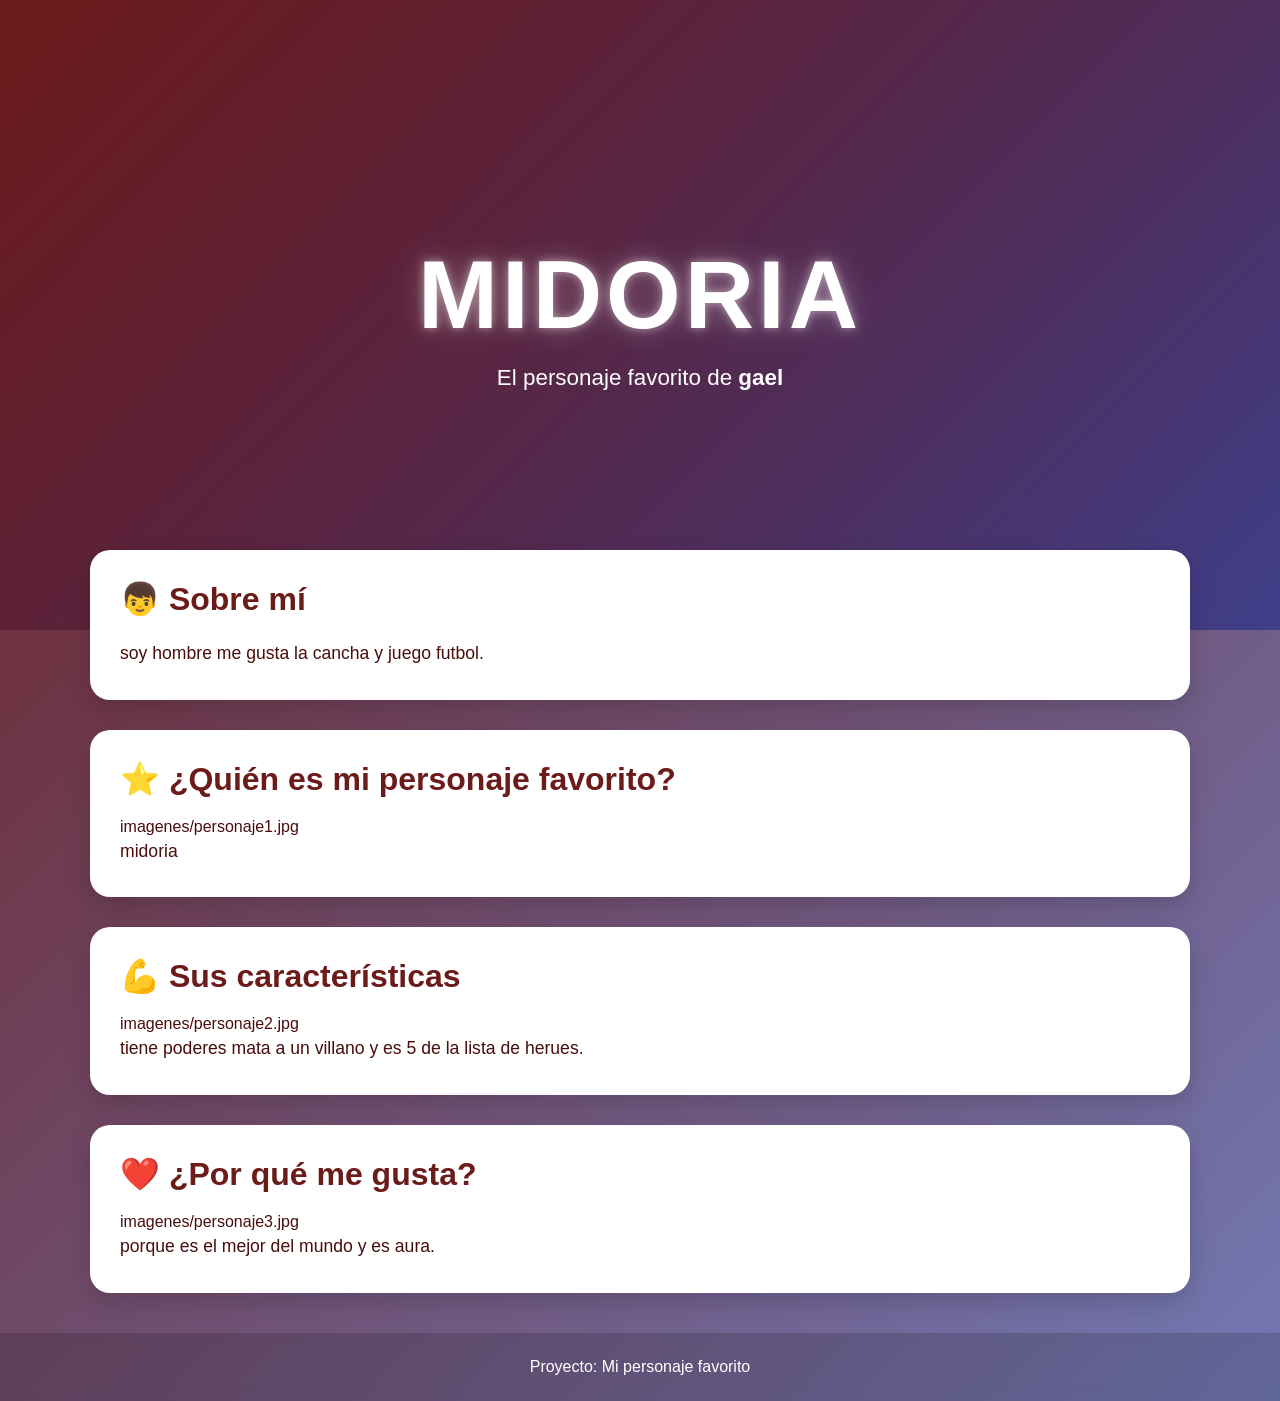
<file: docs/personajeFavorito/index.html>
<!DOCTYPE html>
<html lang="es">

<head>
    <meta charset="UTF-8">
    <meta name="viewport" content="width=device-width, initial-scale=1.0">
    <title>goku</title>
    <link rel="stylesheet" href="style.css">
</head>

<body>

    <header class="hero">
        <div class="hero-content">
            <h1>midoria</h1>
            <p>El personaje favorito de <strong>gael</strong></p>
        </div>
    </header>

    <main>

        <section class="card">
            <h2>👦 Sobre mí</h2>
            

            <p>soy hombre me gusta la cancha y juego futbol.
        
        
                                
            
                
            </p>
        </section>

        <section class="card">
            <h2>⭐ ¿Quién es mi personaje favorito?</h2>
            imagenes/personaje1.jpg

            <p>midoria
                
                
            </p>
        </section>

        <section class="card">
            <h2>💪 Sus características</h2>
            imagenes/personaje2.jpg

            <p>tiene poderes mata a un villano y es 5 de la lista de herues.
                

            </p>
        </section>

        <section class="card">
            <h2>❤️ ¿Por qué me gusta?</h2>
            imagenes/personaje3.jpg

            <p>porque es el mejor del mundo y es aura.
            
                
                
            </p>
        </section>

    </main>

    <footer>
        <p>Proyecto: Mi personaje favorito</p>
    </footer>

</body>

</html>
</file>
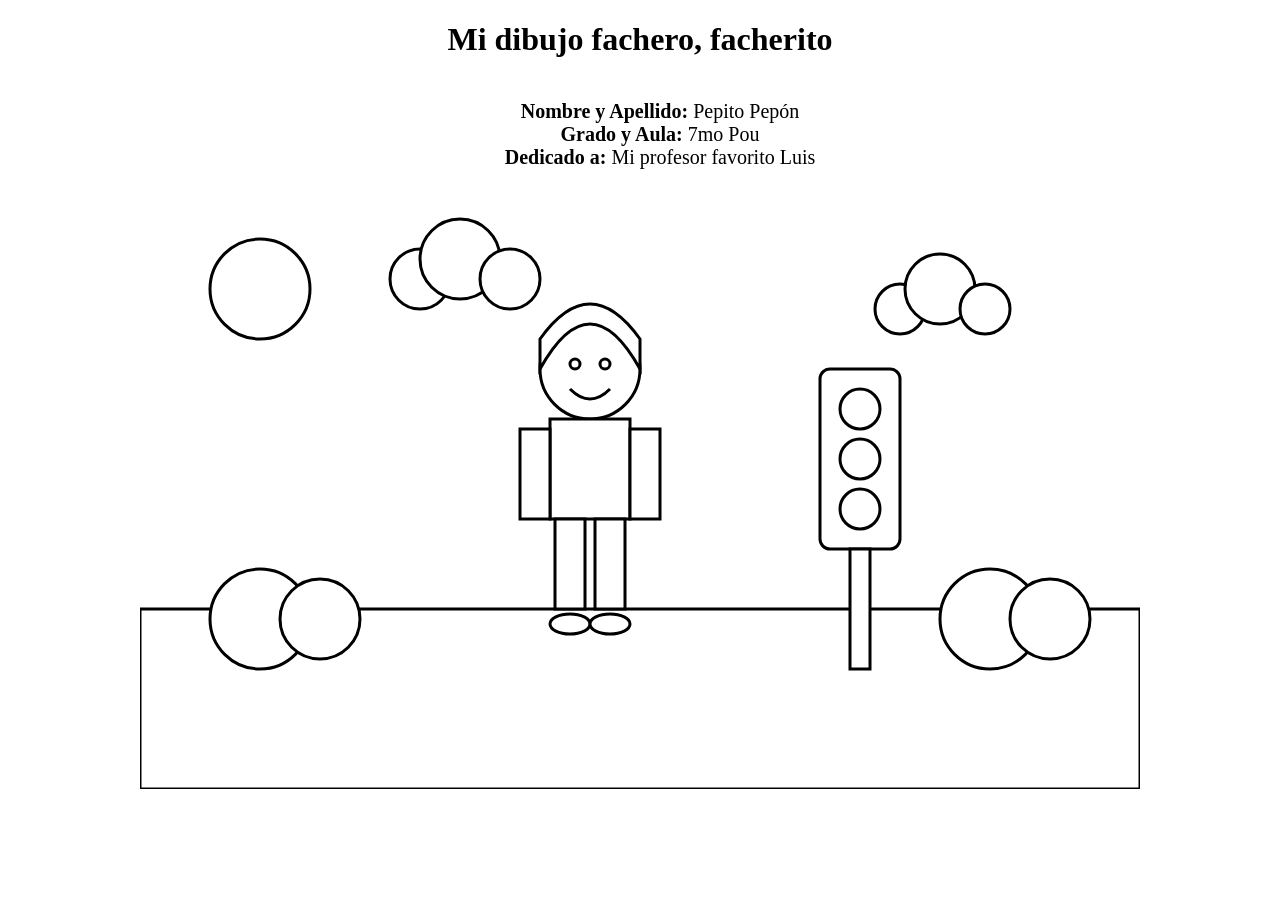
<file: docs/semaforoRGB/index.html>
<!DOCTYPE html>
<html lang="es">
<head>
    <meta charset="UTF-8">
    <title>Dibujo para colorear</title>
    <link rel="stylesheet" href="estilos.css">
</head>
<body>
<h1>Mi dibujo fachero, facherito</h1>
<ul>
  <li><strong>Nombre y Apellido:</strong> Pepito Pepón</li>
  <li><strong>Grado y Aula:</strong> 7mo Pou</li>
  <li><strong>Dedicado a:</strong> Mi profesor favorito Luis</li>
</ul>
<svg viewBox="0 0 1000 600" class="dibujo cielo">

    <!-- Sol -->
    <circle class="sol" cx="120" cy="100" r="50"/>

    <!-- Nubes -->
    <g class="nube">
        <circle class="nube-cuerpo" cx="280" cy="90" r="30"/>
        <circle class="nube-cuerpo" cx="320" cy="70" r="40"/>
        <circle class="nube-cuerpo" cx="370" cy="90" r="30"/>
    </g>

    <g class="nube">
        <circle class="nube-cuerpo" cx="760" cy="120" r="25"/>
        <circle class="nube-cuerpo" cx="800" cy="100" r="35"/>
        <circle class="nube-cuerpo" cx="845" cy="120" r="25"/>
    </g>

    <!-- Césped -->
    <rect class="cesped" x="0" y="420" width="1000" height="180"/>

    <!-- Arbustos -->
    <circle class="arbusto" cx="120" cy="430" r="50"/>
    <circle class="arbusto" cx="180" cy="430" r="40"/>

    <circle class="arbusto" cx="850" cy="430" r="50"/>
    <circle class="arbusto" cx="910" cy="430" r="40"/>

    <!-- Semáforo -->
    <g class="semaforo">

        <rect class="cuerpo-semaforo"
              x="680"
              y="180"
              width="80"
              height="180"
              rx="10"/>

        <circle class="luz-roja"
                cx="720"
                cy="220"
                r="20"/>

        <circle class="luz-amarilla"
                cx="720"
                cy="270"
                r="20"/>

        <circle class="luz-verde"
                cx="720"
                cy="320"
                r="20"/>

        <rect class="palo-semaforo"
              x="710"
              y="360"
              width="20"
              height="120"/>

    </g>

    <!-- Persona -->

    <!-- Cabeza -->
    <circle class="piel"
            cx="450"
            cy="180"
            r="50"/>

    <!-- Cabello -->
    <path class="cabello"
          d="M400 180
             Q450 90 500 180
             L500 150
             Q450 80 400 150 Z"/>

    <!-- Ojos -->
    <circle class="ojo"
            cx="435"
            cy="175"
            r="5"/>

    <circle class="ojo"
            cx="465"
            cy="175"
            r="5"/>

    <!-- Sonrisa -->
    <path class="boca"
          d="M430 200 Q450 220 470 200"/>

    <!-- Polo -->
    <rect class="polo"
          x="410"
          y="230"
          width="80"
          height="100"/>

    <!-- Brazos -->
    <rect class="piel"
          x="380"
          y="240"
          width="30"
          height="90"/>

    <rect class="piel"
          x="490"
          y="240"
          width="30"
          height="90"/>

    <!-- Pantalón -->
    <rect class="pantalon"
          x="415"
          y="330"
          width="30"
          height="90"/>

    <rect class="pantalon"
          x="455"
          y="330"
          width="30"
          height="90"/>

    <!-- Zapatos -->
    <ellipse class="zapato"
             cx="430"
             cy="435"
             rx="20"
             ry="10"/>

    <ellipse class="zapato"
             cx="470"
             cy="435"
             rx="20"
             ry="10"/>

</svg>

</body>
</html>
</file>
<file: docs/personajeFavorito/style.css>
/*======================================
  PALETA DE COLORES
======================================*/
:root {
    --color-primario: #6c1b1b;
    --color-secundario: #242e8ba4;
}

/*======================================
  CONFIGURACIÓN GENERAL
======================================*/
* {
    margin: 0;
    padding: 0;
    box-sizing: border-box;
}

body {
    font-family: "Segoe UI", Arial, sans-serif;

    background: linear-gradient(
        135deg,
        var(--color-primario),
        var(--color-secundario)
    );

    min-height: 100vh;
    color: #490d0d;
}

/*======================================
  HERO
======================================*/
.hero {
    height: 70vh;

    display: flex;
    justify-content: center;
    align-items: center;

    text-align: center;

    background: linear-gradient(
        135deg,
        var(--color-primario),
        var(--color-secundario)
    );

    color: white;
}

.hero-content {
    animation: aparecer 1.5s ease;
}

.hero h1 {
    font-size: clamp(3rem, 8vw, 6rem);
    letter-spacing: 4px;
    text-transform: uppercase;

    text-shadow:
        0 0 10px rgba(255,255,255,.5),
        0 0 30px rgba(255,255,255,.3);

    animation: flotar 3s ease-in-out infinite;
}

.hero p {
    font-size: 1.4rem;
    margin-top: 15px;
}

/*======================================
  CONTENEDOR
======================================*/
main {
    width: 90%;
    max-width: 1100px;

    margin: -80px auto 40px;
}

/*======================================
  TARJETAS
======================================*/
.card {
    background: white;

    margin-bottom: 30px;
    padding: 30px;

    border-radius: 20px;

    box-shadow: 0 10px 25px rgba(0,0,0,.15);

    transition: .3s;
}

.card:hover {
    transform: translateY(-8px);
}

.card h2 {
    color: var(--color-primario);
    margin-bottom: 20px;
    font-size: 2rem;
}

.card img {
    width: 100%;
    max-width: 450px;

    display: block;
    margin: 20px auto;

    border-radius: 15px;

    transition: .4s;
}

.card img:hover {
    transform: scale(1.05);
}

.card p {
    font-size: 1.1rem;
    line-height: 1.8;
}

/*======================================
  FOOTER
======================================*/
footer {
    text-align: center;

    padding: 25px;

    color: white;

    background: rgba(0,0,0,.15);

    backdrop-filter: blur(5px);
}

/*======================================
  ANIMACIONES
======================================*/
@keyframes aparecer {
    from {
        opacity: 0;
        transform: translateY(40px);
    }

    to {
        opacity: 1;
        transform: translateY(0);
    }
}

@keyframes flotar {
    0% {
        transform: translateY(0);
    }

    50% {
        transform: translateY(-10px);
    }

    100% {
        transform: translateY(0);
    }
}

/*======================================
  RESPONSIVE
======================================*/
@media (max-width: 768px) {

    .hero {
        height: 55vh;
    }

    .hero p {
        font-size: 1rem;
    }

    .card {
        padding: 20px;
    }

    .card h2 {
        font-size: 1.5rem;
    }
}
</file>
<file: docs/semaforoRGB/estilos.css>
body{
    margin:0;
    display:flex;
    justify-content:center;
    background:white;
    flex-direction: column;
    align-items: center;

}
h1 {
  text-align: center;
}
ul {
  list-style-type: none;
  display: flex;
  flex-direction: column;
  align-items: center;
  font-size: 20px;
}
.dibujo{
    width:1000px;
}

.cielo,
.sol,
.nube-cuerpo,
.cesped,
.arbusto,
.cuerpo-semaforo,
.luz-roja,
.luz-amarilla,
.luz-verde,
.palo-semaforo,
.piel,
.cabello,
.ojo,
.polo,
.pantalon,
.zapato{
    fill:white;
    stroke:black;
    stroke-width:3;
}
</file>
